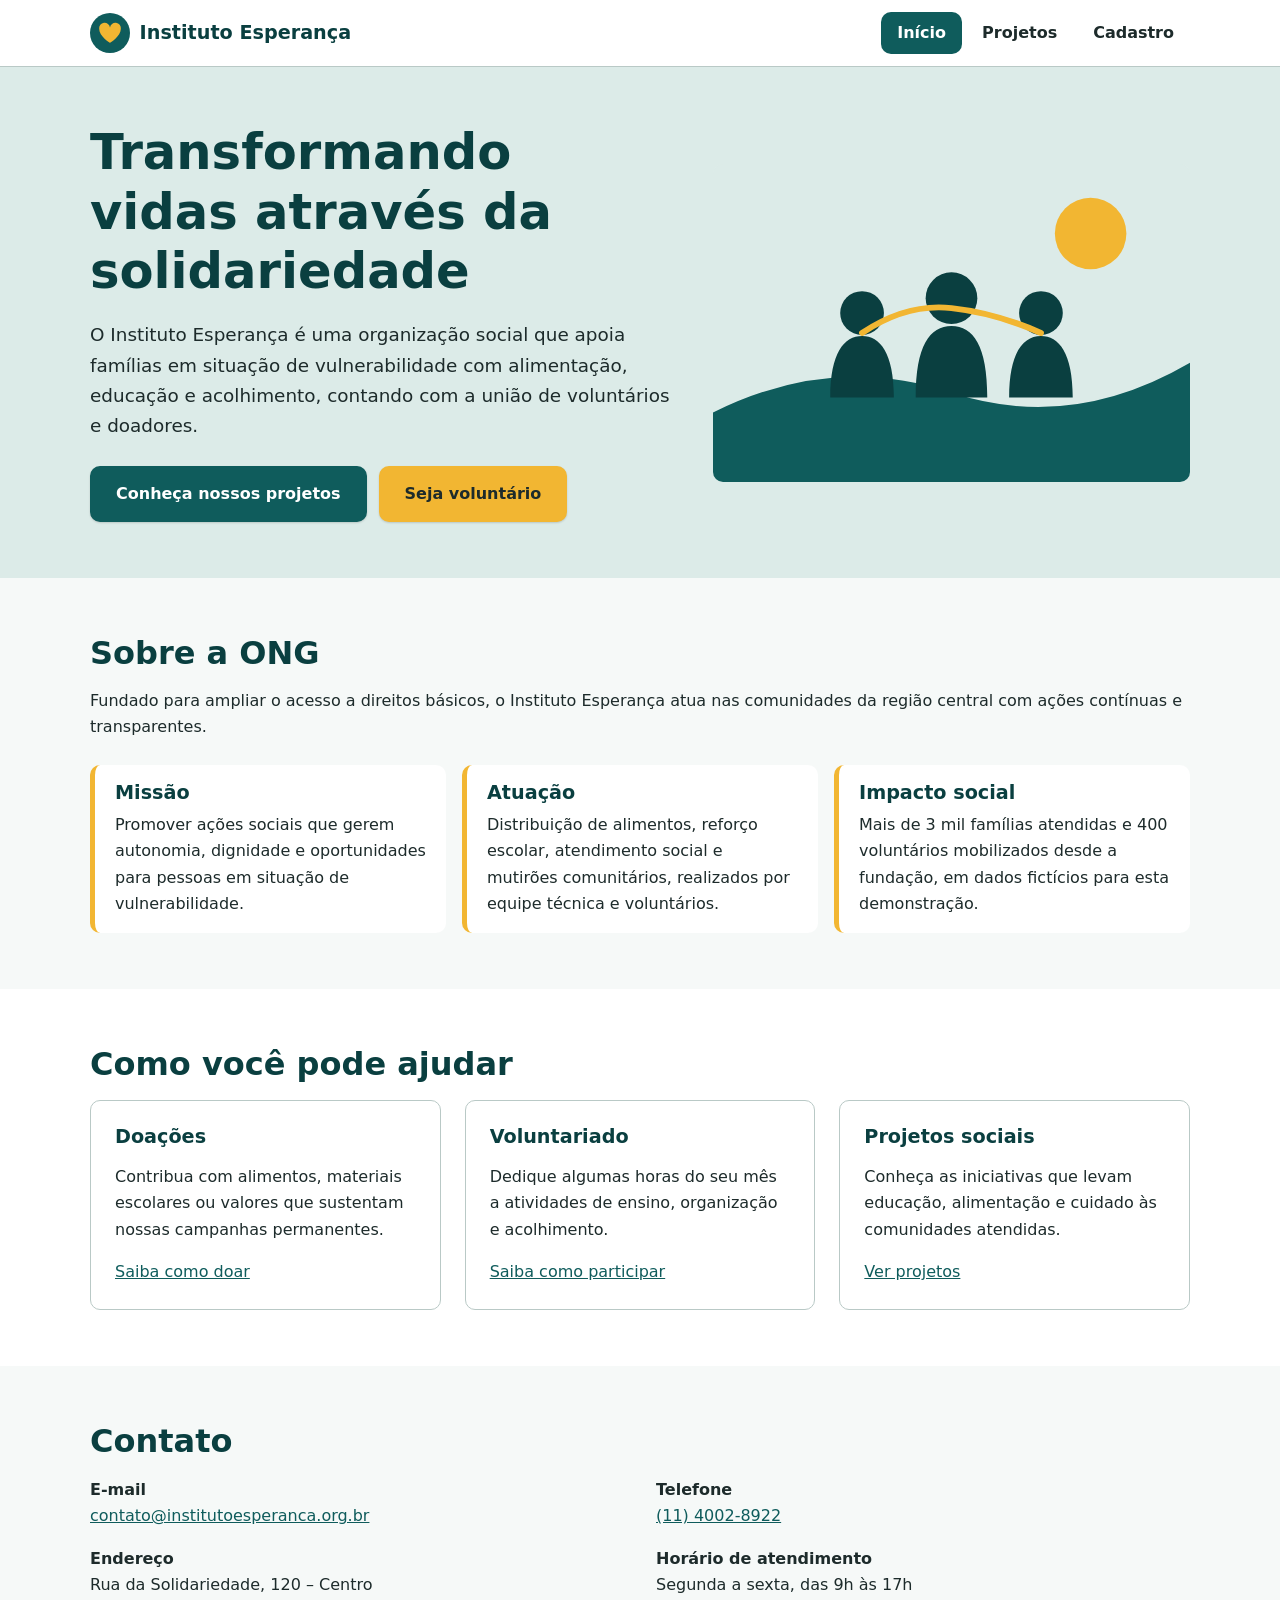
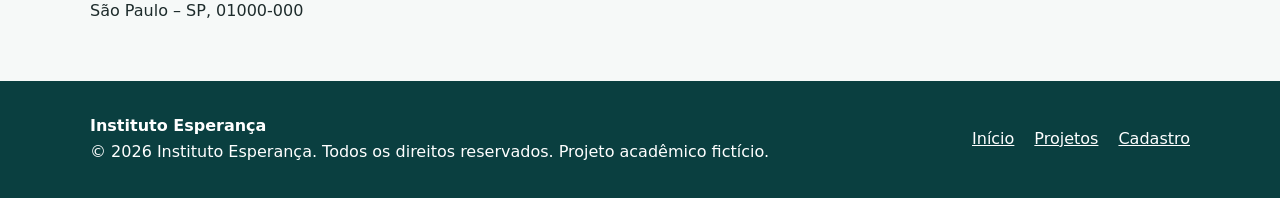
<file: index.html>
<!DOCTYPE html>
<html lang="pt-BR">
<head>
  <meta charset="UTF-8">
  <meta name="viewport" content="width=device-width, initial-scale=1">
  <title>Instituto Esperança | Solidariedade e transformação social</title>
  <meta name="description" content="O Instituto Esperança promove ações sociais, incentiva o voluntariado e apoia pessoas em situação de vulnerabilidade.">
  <link rel="icon" href="imagens/logo.svg" type="image/svg+xml">
  <link rel="stylesheet" href="css/style.css">
</head>
<body>
  <a class="pular" href="#conteudo">Ir para o conteúdo</a>
  <header class="topo">
    <div class="container">
      <a class="marca" href="index.html"><img src="imagens/logo.svg" alt="" width="40" height="40">Instituto Esperança</a>
      <nav class="menu" aria-label="Navegação principal">
        <ul>
          <li><a href="index.html" aria-current="page">Início</a></li>
          <li><a href="projetos.html">Projetos</a></li>
          <li><a href="cadastro.html">Cadastro</a></li>
        </ul>
      </nav>
    </div>
  </header>
  <main id="conteudo">
    <section class="hero" aria-labelledby="titulo-principal">
      <div class="container">
        <div>
          <h1 id="titulo-principal">Transformando vidas através da solidariedade</h1>
          <p>O Instituto Esperança é uma organização social que apoia famílias em situação de vulnerabilidade com alimentação, educação e acolhimento, contando com a união de voluntários e doadores.</p>
          <div class="acoes">
            <a class="btn" href="projetos.html">Conheça nossos projetos</a>
            <a class="btn btn-dest" href="cadastro.html">Seja voluntário</a>
          </div>
        </div>
        <img src="imagens/ong.svg" alt="Ilustração de pessoas unidas sob um arco amarelo, representando a comunidade atendida pelo instituto" width="480" height="320">
      </div>
    </section>

    <section aria-labelledby="titulo-sobre">
      <div class="container">
        <h2 id="titulo-sobre">Sobre a ONG</h2>
        <p>Fundado para ampliar o acesso a direitos básicos, o Instituto Esperança atua nas comunidades da região central com ações contínuas e transparentes.</p>
        <div class="valores">
          <article>
            <h3>Missão</h3>
            <p>Promover ações sociais que gerem autonomia, dignidade e oportunidades para pessoas em situação de vulnerabilidade.</p>
          </article>
          <article>
            <h3>Atuação</h3>
            <p>Distribuição de alimentos, reforço escolar, atendimento social e mutirões comunitários, realizados por equipe técnica e voluntários.</p>
          </article>
          <article>
            <h3>Impacto social</h3>
            <p>Mais de 3 mil famílias atendidas e 400 voluntários mobilizados desde a fundação, em dados fictícios para esta demonstração.</p>
          </article>
        </div>
      </div>
    </section>

    <section class="fundo-branco" aria-labelledby="titulo-areas">
      <div class="container">
        <h2 id="titulo-areas">Como você pode ajudar</h2>
        <div class="grade">
          <article class="cartao">
            <h3>Doações</h3>
            <p>Contribua com alimentos, materiais escolares ou valores que sustentam nossas campanhas permanentes.</p>
            <a href="projetos.html#doacoes">Saiba como doar</a>
          </article>
          <article class="cartao">
            <h3>Voluntariado</h3>
            <p>Dedique algumas horas do seu mês a atividades de ensino, organização e acolhimento.</p>
            <a href="projetos.html#voluntariado">Saiba como participar</a>
          </article>
          <article class="cartao">
            <h3>Projetos sociais</h3>
            <p>Conheça as iniciativas que levam educação, alimentação e cuidado às comunidades atendidas.</p>
            <a href="projetos.html">Ver projetos</a>
          </article>
        </div>
      </div>
    </section>

    <section aria-labelledby="titulo-contato">
      <div class="container">
        <h2 id="titulo-contato">Contato</h2>
        <address>
          <p><strong>E-mail</strong><br><a href="mailto:contato@institutoesperanca.org.br">contato@institutoesperanca.org.br</a></p>
          <p><strong>Telefone</strong><br><a href="tel:+551140028922">(11) 4002-8922</a></p>
          <p><strong>Endereço</strong><br>Rua da Solidariedade, 120 – Centro<br>São Paulo – SP, 01000-000</p>
          <p><strong>Horário de atendimento</strong><br>Segunda a sexta, das 9h às 17h</p>
        </address>
      </div>
    </section>
  </main>

  <footer class="rodape">
    <div class="container">
      <p><strong>Instituto Esperança</strong><br>&copy; 2026 Instituto Esperança. Todos os direitos reservados. Projeto acadêmico fictício.</p>
      <nav aria-label="Navegação do rodapé">
        <ul>
          <li><a href="index.html">Início</a></li>
          <li><a href="projetos.html">Projetos</a></li>
          <li><a href="cadastro.html">Cadastro</a></li>
        </ul>
      </nav>
    </div>
  </footer>
</body>
</html>
</file>
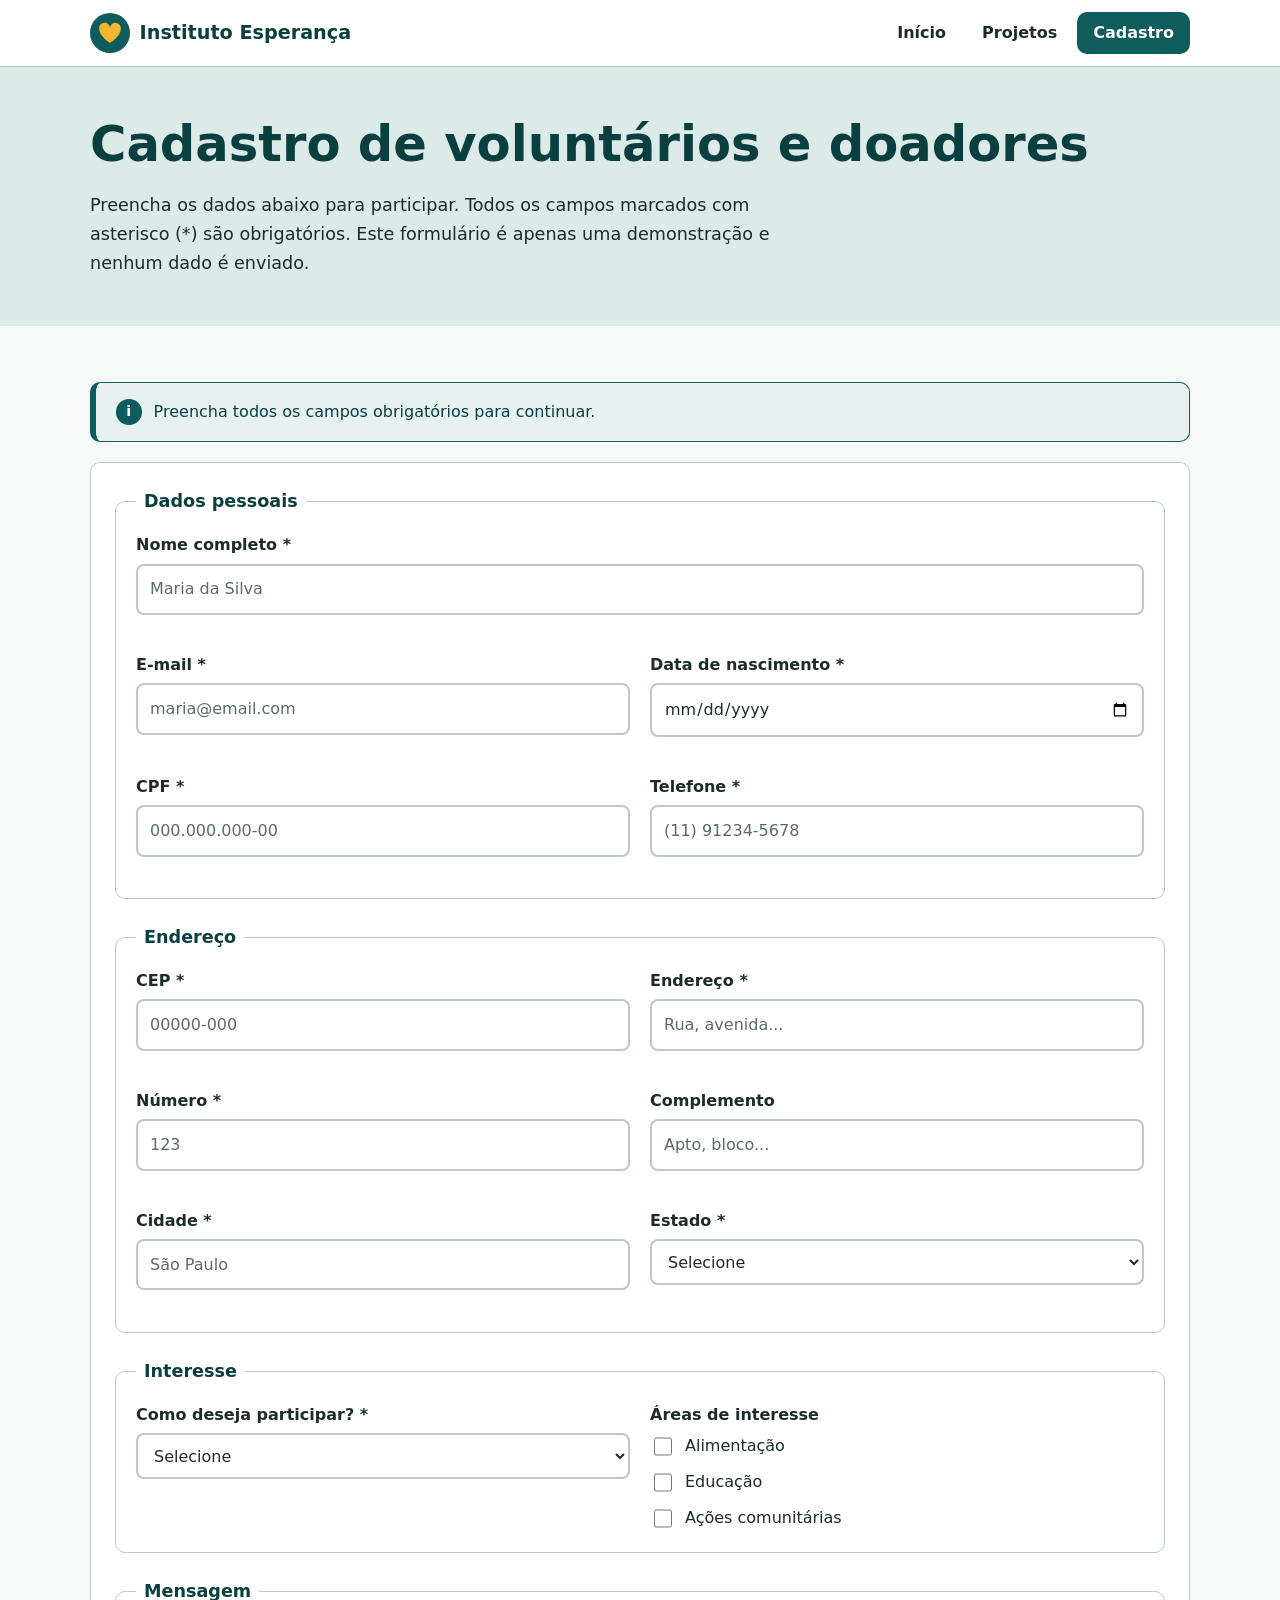
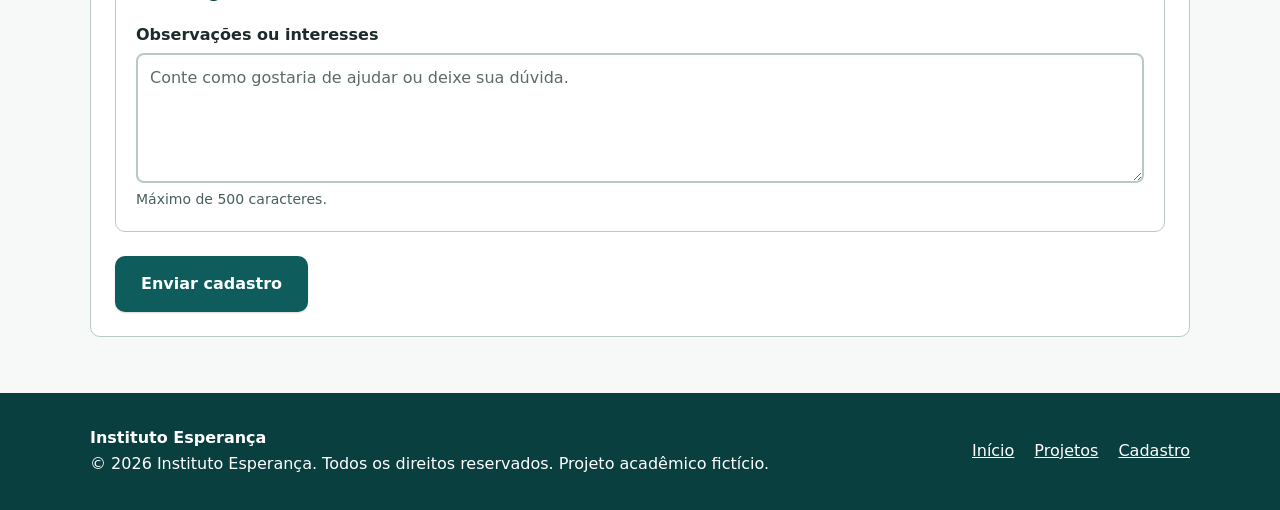
<file: cadastro.html>
<!DOCTYPE html>
<html lang="pt-BR">
<head>
  <meta charset="UTF-8">
  <meta name="viewport" content="width=device-width, initial-scale=1">
  <title>Cadastro | Instituto Esperança</title>
  <meta name="description" content="Cadastre-se como voluntário ou doador do Instituto Esperança e faça parte das nossas ações sociais.">
  <link rel="icon" href="imagens/logo.svg" type="image/svg+xml">
  <link rel="stylesheet" href="css/style.css">
</head>
<body>
  <a class="pular" href="#conteudo">Ir para o conteúdo</a>
  <header class="topo">
    <div class="container">
      <a class="marca" href="index.html"><img src="imagens/logo.svg" alt="" width="40" height="40">Instituto Esperança</a>
      <nav class="menu" aria-label="Navegação principal">
        <ul>
          <li><a href="index.html">Início</a></li>
          <li><a href="projetos.html">Projetos</a></li>
          <li><a href="cadastro.html" aria-current="page">Cadastro</a></li>
        </ul>
      </nav>
    </div>
  </header>
  <main id="conteudo">
    <section class="intro-pagina" aria-labelledby="titulo-cadastro">
      <div class="container">
        <h1 id="titulo-cadastro">Cadastro de voluntários e doadores</h1>
        <p>Preencha os dados abaixo para participar. Todos os campos marcados com asterisco (*) são obrigatórios. Este formulário é apenas uma demonstração e nenhum dado é enviado.</p>
      </div>
    </section>

    <section>
      <div class="container">
        
        <div class="alert alert-info"><span class="alert-icone" aria-hidden="true">i</span><p>Preencha todos os campos obrigatórios para continuar.</p></div>
        <div id="alerta-erro" class="alert alert-error" role="alert" hidden><span class="alert-icone" aria-hidden="true">✖</span><div><strong>Atenção</strong><p>Não foi possível concluir o cadastro. Verifique os campos informados.</p></div></div>
        <div id="mensagem-sucesso" class="alert alert-success" tabindex="-1" hidden><span class="alert-icone" aria-hidden="true">✔</span><div><strong>Cadastro realizado com sucesso!</strong><p>Obrigado por fazer parte dessa iniciativa.</p></div></div>

        <form id="form-cadastro" action="#" method="post" novalidate>
          <fieldset>
            <legend>Dados pessoais</legend>
            <div class="campos">
              <div class="campo largo">
                <label for="nome">Nome completo *</label>
                <input type="text" id="nome" name="nome" required minlength="3" maxlength="100" autocomplete="name" placeholder="Maria da Silva" aria-describedby="nome-erro">
                <p class="erro" id="nome-erro"></p>
              </div>
              <div class="campo">
                <label for="email">E-mail *</label>
                <input type="email" id="email" name="email" required maxlength="120" autocomplete="email" placeholder="maria@email.com" aria-describedby="email-erro">
                <p class="erro" id="email-erro"></p>
              </div>
              <div class="campo">
                <label for="nascimento">Data de nascimento *</label>
                <input type="date" id="nascimento" name="nascimento" required min="1900-01-01" autocomplete="bday" aria-describedby="nascimento-erro">
                <p class="erro" id="nascimento-erro"></p>
              </div>
              <div class="campo">
                <label for="cpf">CPF *</label>
                <input type="text" id="cpf" name="cpf" required inputmode="numeric" maxlength="14" pattern="[0-9]{3}\.[0-9]{3}\.[0-9]{3}-[0-9]{2}" data-erro="Use o formato 000.000.000-00." placeholder="000.000.000-00" aria-describedby="cpf-erro">
                <p class="erro" id="cpf-erro"></p>
              </div>
              <div class="campo">
                <label for="telefone">Telefone *</label>
                <input type="tel" id="telefone" name="telefone" required maxlength="15" pattern="\([0-9]{2}\) [0-9]{4,5}-[0-9]{4}" data-erro="Use o formato (00) 00000-0000." autocomplete="tel" placeholder="(11) 91234-5678" aria-describedby="telefone-erro">
                <p class="erro" id="telefone-erro"></p>
              </div>
            </div>
          </fieldset>

          <fieldset>
            <legend>Endereço</legend>
            <div class="campos">
              <div class="campo">
                <label for="cep">CEP *</label>
                <input type="text" id="cep" name="cep" required inputmode="numeric" maxlength="9" pattern="[0-9]{5}-[0-9]{3}" data-erro="Use o formato 00000-000." autocomplete="postal-code" placeholder="00000-000" aria-describedby="cep-erro">
                <p class="erro" id="cep-erro"></p>
              </div>
              <div class="campo">
                <label for="endereco">Endereço *</label>
                <input type="text" id="endereco" name="endereco" required minlength="3" maxlength="120" autocomplete="address-line1" placeholder="Rua, avenida..." aria-describedby="endereco-erro">
                <p class="erro" id="endereco-erro"></p>
              </div>
              <div class="campo">
                <label for="numero">Número *</label>
                <input type="number" id="numero" name="numero" required min="1" max="99999" placeholder="123" aria-describedby="numero-erro">
                <p class="erro" id="numero-erro"></p>
              </div>
              <div class="campo">
                <label for="complemento">Complemento</label>
                <input type="text" id="complemento" name="complemento" maxlength="60" placeholder="Apto, bloco..." aria-describedby="complemento-erro">
                <p class="erro" id="complemento-erro"></p>
              </div>
              <div class="campo">
                <label for="cidade">Cidade *</label>
                <input type="text" id="cidade" name="cidade" required minlength="2" maxlength="80" autocomplete="address-level2" placeholder="São Paulo" aria-describedby="cidade-erro">
                <p class="erro" id="cidade-erro"></p>
              </div>
              <div class="campo">
                <label for="estado">Estado *</label>
                <select id="estado" name="estado" required autocomplete="address-level1" aria-describedby="estado-erro">
                  <option value="">Selecione</option>
                  <option value="AC">Acre</option><option value="AL">Alagoas</option><option value="AP">Amapá</option>
                  <option value="AM">Amazonas</option><option value="BA">Bahia</option><option value="CE">Ceará</option>
                  <option value="DF">Distrito Federal</option><option value="ES">Espírito Santo</option><option value="GO">Goiás</option>
                  <option value="MA">Maranhão</option><option value="MT">Mato Grosso</option><option value="MS">Mato Grosso do Sul</option>
                  <option value="MG">Minas Gerais</option><option value="PA">Pará</option><option value="PB">Paraíba</option>
                  <option value="PR">Paraná</option><option value="PE">Pernambuco</option><option value="PI">Piauí</option>
                  <option value="RJ">Rio de Janeiro</option><option value="RN">Rio Grande do Norte</option><option value="RS">Rio Grande do Sul</option>
                  <option value="RO">Rondônia</option><option value="RR">Roraima</option><option value="SC">Santa Catarina</option>
                  <option value="SP">São Paulo</option><option value="SE">Sergipe</option><option value="TO">Tocantins</option>
                </select>
                <p class="erro" id="estado-erro"></p>
              </div>
            </div>
          </fieldset>

          <fieldset>
            <legend>Interesse</legend>
            <div class="campos">
              <div class="campo">
                <label for="participacao">Como deseja participar? *</label>
                <select id="participacao" name="participacao" required aria-describedby="participacao-erro">
                  <option value="">Selecione</option>
                  <option value="voluntario">Quero ser voluntário</option>
                  <option value="doador">Quero realizar doações</option>
                  <option value="ambos">Quero ser voluntário e doador</option>
                  <option value="informacoes">Quero receber informações</option>
                </select>
                <p class="erro" id="participacao-erro"></p>
              </div>
              <div class="campo">
                <span id="rotulo-areas"><strong>Áreas de interesse</strong></span>
                <div class="opcoes" role="group" aria-labelledby="rotulo-areas">
                  <label for="area-alimentacao"><input type="checkbox" id="area-alimentacao" name="areas" value="alimentacao">Alimentação</label>
                  <label for="area-educacao"><input type="checkbox" id="area-educacao" name="areas" value="educacao">Educação</label>
                  <label for="area-comunidade"><input type="checkbox" id="area-comunidade" name="areas" value="comunidade">Ações comunitárias</label>
                </div>
              </div>
            </div>
          </fieldset>

          <fieldset>
            <legend>Mensagem</legend>
            <div class="campo">
              <label for="mensagem">Observações ou interesses</label>
              <textarea id="mensagem" name="mensagem" maxlength="500" placeholder="Conte como gostaria de ajudar ou deixe sua dúvida."></textarea>
              <span class="dica">Máximo de 500 caracteres.</span>
            </div>
          </fieldset>

          <button type="submit" class="btn">Enviar cadastro</button>
        </form>
      </div>
    </section>
  </main>

  <footer class="rodape">
    <div class="container">
      <p><strong>Instituto Esperança</strong><br>&copy; 2026 Instituto Esperança. Todos os direitos reservados. Projeto acadêmico fictício.</p>
      <nav aria-label="Navegação do rodapé">
        <ul>
          <li><a href="index.html">Início</a></li>
          <li><a href="projetos.html">Projetos</a></li>
          <li><a href="cadastro.html">Cadastro</a></li>
        </ul>
      </nav>
    </div>
  </footer>
  <script src="js/script.js"></script>
</body>
</html>
</file>
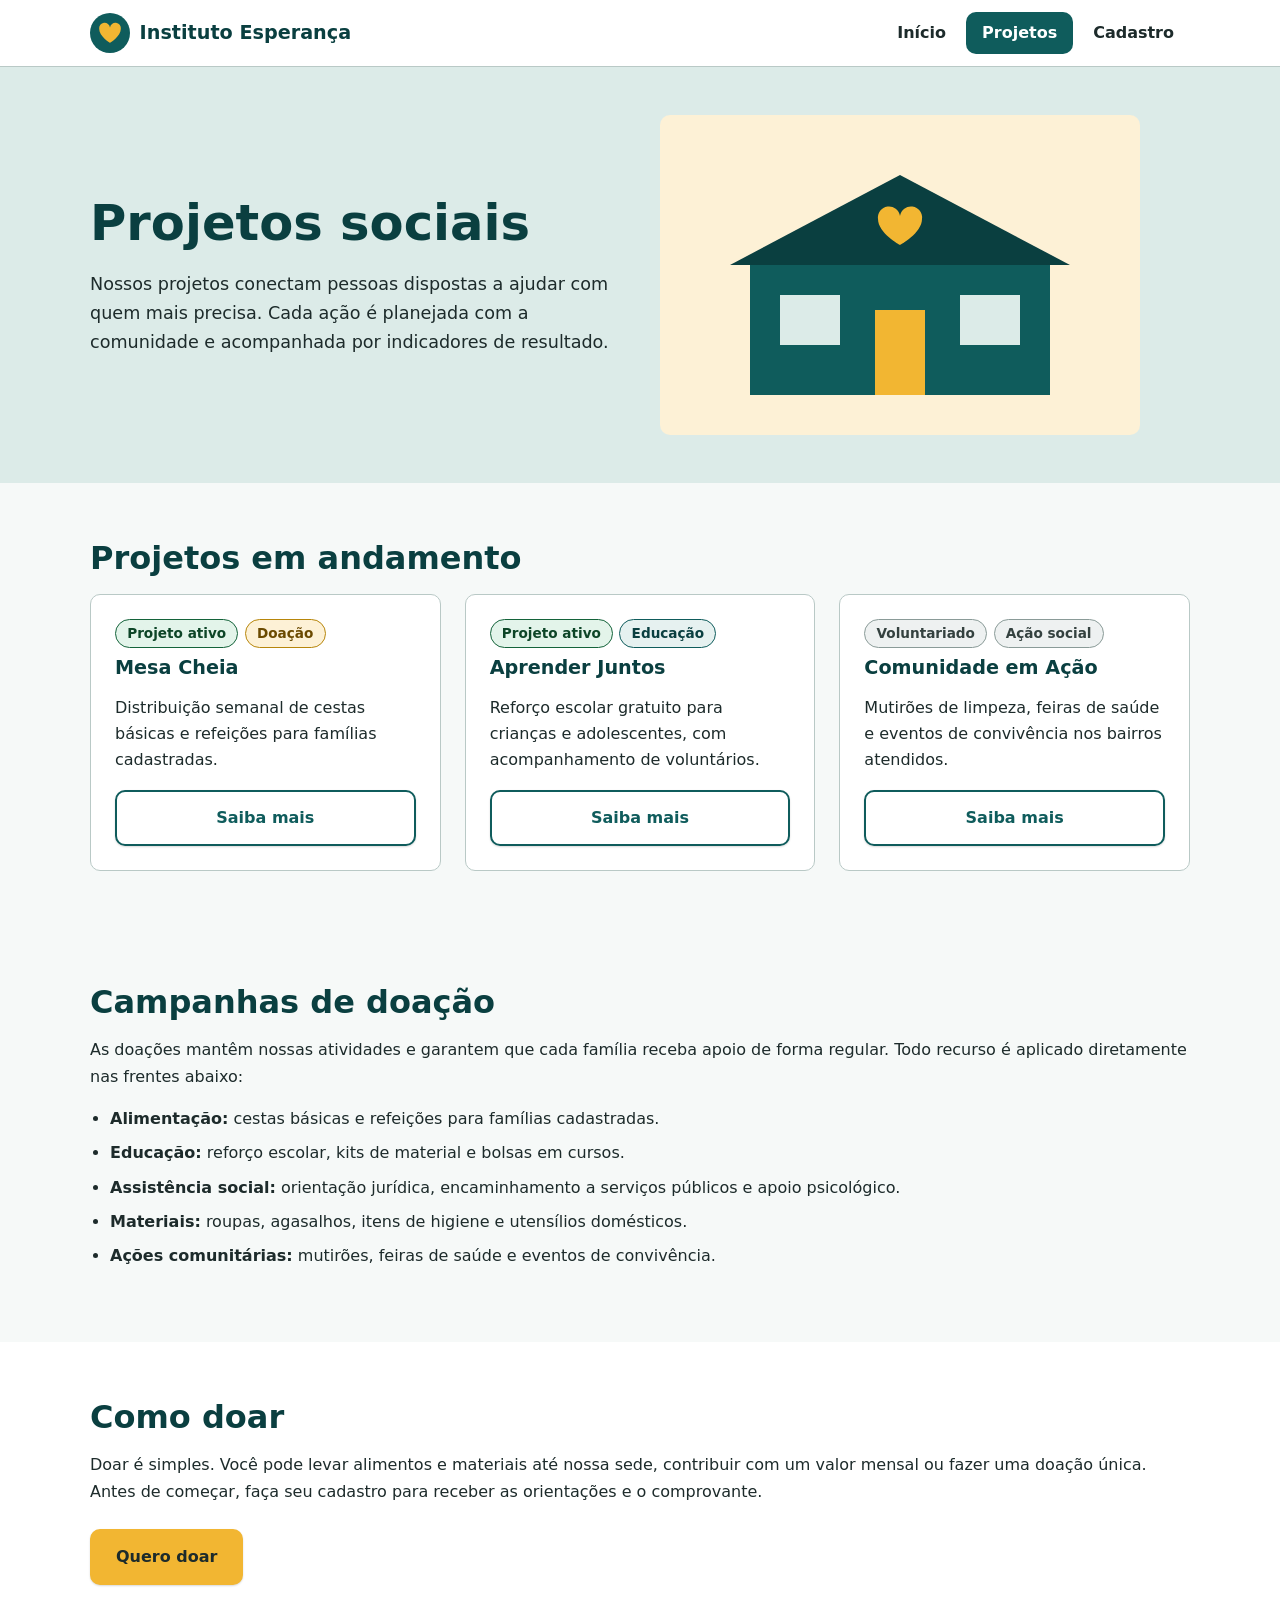
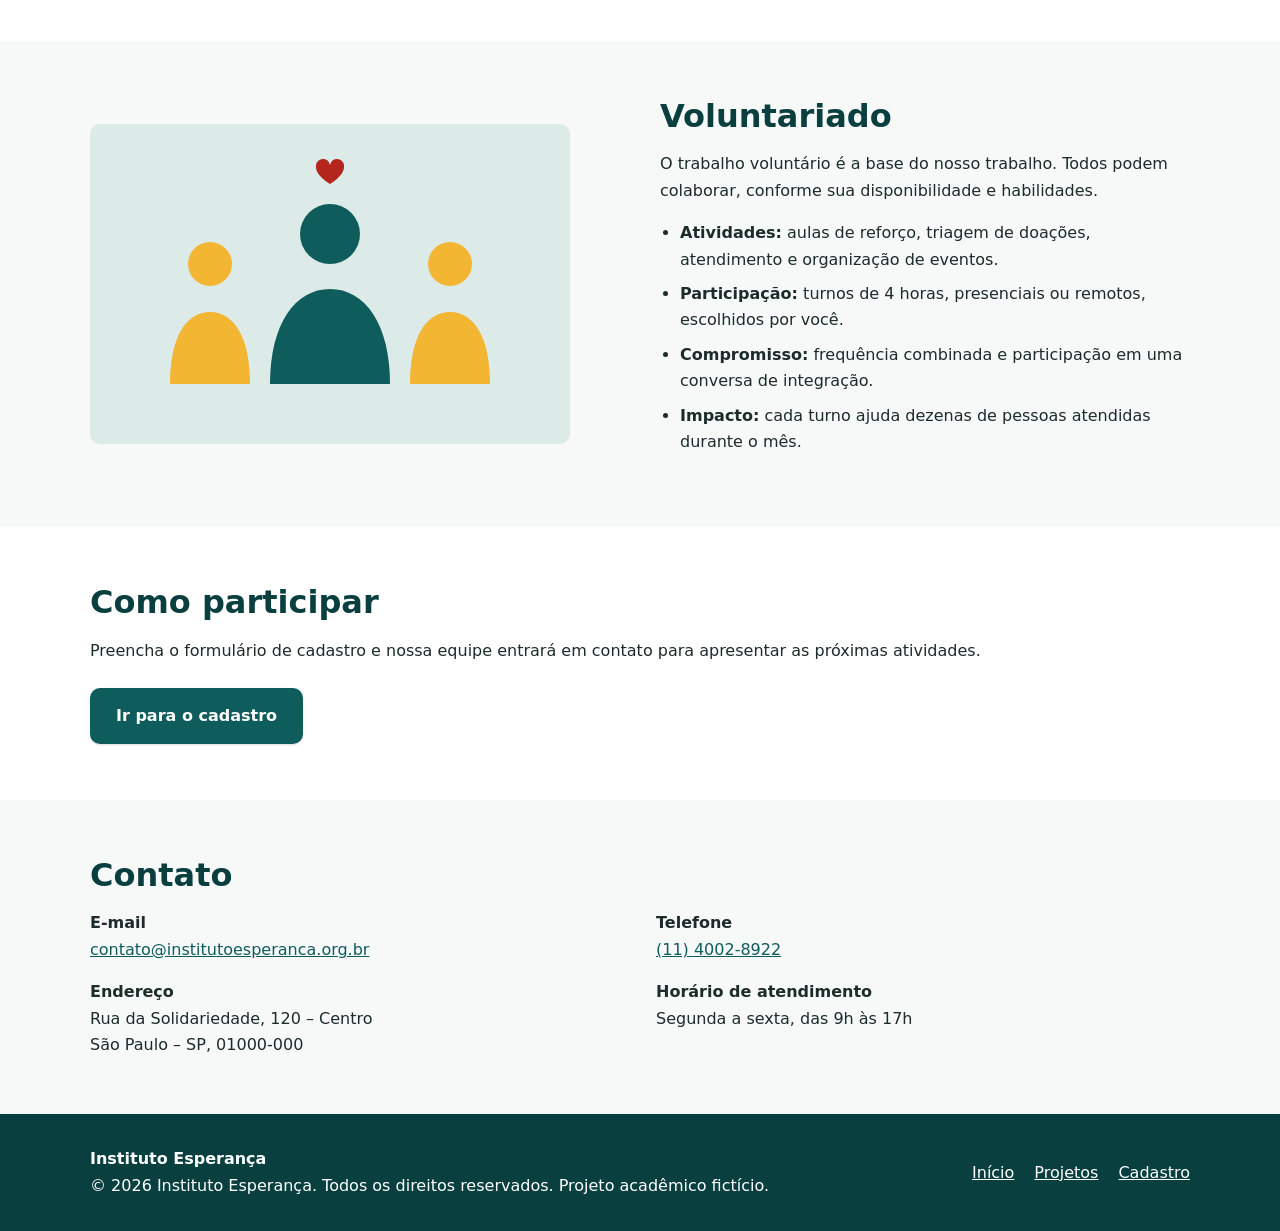
<file: projetos.html>
<!DOCTYPE html>
<html lang="pt-BR">
<head>
  <meta charset="UTF-8">
  <meta name="viewport" content="width=device-width, initial-scale=1">
  <title>Projetos Sociais | Instituto Esperança</title>
  <meta name="description" content="Conheça os projetos sociais, as campanhas de doação e as oportunidades de voluntariado do Instituto Esperança.">
  <link rel="icon" href="imagens/logo.svg" type="image/svg+xml">
  <link rel="stylesheet" href="css/style.css">
</head>
<body>
  <a class="pular" href="#conteudo">Ir para o conteúdo</a>
  <header class="topo">
    <div class="container">
      <a class="marca" href="index.html"><img src="imagens/logo.svg" alt="" width="40" height="40">Instituto Esperança</a>
      <nav class="menu" aria-label="Navegação principal">
        <ul>
          <li><a href="index.html">Início</a></li>
          <li><a href="projetos.html" aria-current="page">Projetos</a></li>
          <li><a href="cadastro.html">Cadastro</a></li>
        </ul>
      </nav>
    </div>
  </header>
  <main id="conteudo">
    <section class="intro-pagina" aria-labelledby="titulo-projetos">
      <div class="container dividido">
        <div>
          <h1 id="titulo-projetos">Projetos sociais</h1>
          <p>Nossos projetos conectam pessoas dispostas a ajudar com quem mais precisa. Cada ação é planejada com a comunidade e acompanhada por indicadores de resultado.</p>
        </div>
        <img src="imagens/projeto.svg" alt="Ilustração de uma casa com um coração amarelo, simbolizando o acolhimento oferecido pelos projetos" width="480" height="320">
      </div>
    </section>

    <section aria-labelledby="titulo-andamento">
      <div class="container">
        <h2 id="titulo-andamento">Projetos em andamento</h2>
        <div class="grade">
          <article class="cartao">
            <div class="badges"><span class="badge badge-success">Projeto ativo</span><span class="badge badge-warning">Doação</span></div>
            <h3>Mesa Cheia</h3>
            <p>Distribuição semanal de cestas básicas e refeições para famílias cadastradas.</p>
            <button type="button" class="btn btn-sec" aria-haspopup="dialog" data-titulo="Mesa Cheia" data-texto="Toda semana, voluntários separam e entregam alimentos arrecadados em campanhas. Hoje atendemos cerca de 300 famílias. Você pode doar alimentos não perecíveis ou contribuir com um valor mensal.">Saiba mais</button>
          </article>
          <article class="cartao">
            <div class="badges"><span class="badge badge-success">Projeto ativo</span><span class="badge badge-info">Educação</span></div>
            <h3>Aprender Juntos</h3>
            <p>Reforço escolar gratuito para crianças e adolescentes, com acompanhamento de voluntários.</p>
            <button type="button" class="btn btn-sec" aria-haspopup="dialog" data-titulo="Aprender Juntos" data-texto="As aulas acontecem duas vezes por semana, em turmas pequenas, com foco em leitura, matemática e hábitos de estudo. Buscamos voluntários com disponibilidade de 4 horas por semana.">Saiba mais</button>
          </article>
          <article class="cartao">
            <div class="badges"><span class="badge badge-neutral">Voluntariado</span><span class="badge badge-neutral">Ação social</span></div>
            <h3>Comunidade em Ação</h3>
            <p>Mutirões de limpeza, feiras de saúde e eventos de convivência nos bairros atendidos.</p>
            <button type="button" class="btn btn-sec" aria-haspopup="dialog" data-titulo="Comunidade em Ação" data-texto="Uma vez por mês reunimos moradores e voluntários em ações coletivas. Não é preciso experiência: basta se cadastrar e escolher a atividade de sua preferência.">Saiba mais</button>
          </article>
        </div>
      </div>
    </section>

    <section id="campanhas" aria-labelledby="titulo-campanhas">
      <div class="container">
        <h2 id="titulo-campanhas">Campanhas de doação</h2>
        <p>As doações mantêm nossas atividades e garantem que cada família receba apoio de forma regular. Todo recurso é aplicado diretamente nas frentes abaixo:</p>
        <ul class="lista">
          <li><strong>Alimentação:</strong> cestas básicas e refeições para famílias cadastradas.</li>
          <li><strong>Educação:</strong> reforço escolar, kits de material e bolsas em cursos.</li>
          <li><strong>Assistência social:</strong> orientação jurídica, encaminhamento a serviços públicos e apoio psicológico.</li>
          <li><strong>Materiais:</strong> roupas, agasalhos, itens de higiene e utensílios domésticos.</li>
          <li><strong>Ações comunitárias:</strong> mutirões, feiras de saúde e eventos de convivência.</li>
        </ul>
      </div>
    </section>

    <section id="doacoes" class="fundo-branco" aria-labelledby="titulo-doar">
      <div class="container">
        <h2 id="titulo-doar">Como doar</h2>
        <p>Doar é simples. Você pode levar alimentos e materiais até nossa sede, contribuir com um valor mensal ou fazer uma doação única. Antes de começar, faça seu cadastro para receber as orientações e o comprovante.</p>
        <div class="acoes">
          <a class="btn btn-dest" href="cadastro.html">Quero doar</a>
        </div>
      </div>
    </section>

    <section id="voluntariado" aria-labelledby="titulo-voluntariado">
      <div class="container dividido">
        <img src="imagens/voluntariado.svg" alt="Ilustração de três voluntários lado a lado com um coração vermelho acima deles" width="480" height="320">
        <div>
          <h2 id="titulo-voluntariado">Voluntariado</h2>
          <p>O trabalho voluntário é a base do nosso trabalho. Todos podem colaborar, conforme sua disponibilidade e habilidades.</p>
          <ul class="lista">
            <li><strong>Atividades:</strong> aulas de reforço, triagem de doações, atendimento e organização de eventos.</li>
            <li><strong>Participação:</strong> turnos de 4 horas, presenciais ou remotos, escolhidos por você.</li>
            <li><strong>Compromisso:</strong> frequência combinada e participação em uma conversa de integração.</li>
            <li><strong>Impacto:</strong> cada turno ajuda dezenas de pessoas atendidas durante o mês.</li>
          </ul>
        </div>
      </div>
    </section>

    <section class="fundo-branco" aria-labelledby="titulo-participar">
      <div class="container">
        <h2 id="titulo-participar">Como participar</h2>
        <p>Preencha o formulário de cadastro e nossa equipe entrará em contato para apresentar as próximas atividades.</p>
        <div class="acoes">
          <a class="btn" href="cadastro.html">Ir para o cadastro</a>
        </div>
      </div>
    </section>

    <section aria-labelledby="titulo-contato">
      <div class="container">
        <h2 id="titulo-contato">Contato</h2>
        <address>
          <p><strong>E-mail</strong><br><a href="mailto:contato@institutoesperanca.org.br">contato@institutoesperanca.org.br</a></p>
          <p><strong>Telefone</strong><br><a href="tel:+551140028922">(11) 4002-8922</a></p>
          <p><strong>Endereço</strong><br>Rua da Solidariedade, 120 – Centro<br>São Paulo – SP, 01000-000</p>
          <p><strong>Horário de atendimento</strong><br>Segunda a sexta, das 9h às 17h</p>
        </address>
      </div>
    </section>
  </main>

  <footer class="rodape">
    <div class="container">
      <p><strong>Instituto Esperança</strong><br>&copy; 2026 Instituto Esperança. Todos os direitos reservados. Projeto acadêmico fictício.</p>
      <nav aria-label="Navegação do rodapé">
        <ul>
          <li><a href="index.html">Início</a></li>
          <li><a href="projetos.html">Projetos</a></li>
          <li><a href="cadastro.html">Cadastro</a></li>
        </ul>
      </nav>
    </div>
  </footer>
  <div id="modal" class="modal" role="dialog" aria-modal="true" aria-labelledby="modal-titulo" hidden>
    <div class="modal-caixa">
      <button type="button" class="modal-fechar" data-fechar aria-label="Fechar janela">×</button>
      <h2 id="modal-titulo"></h2>
      <p id="modal-texto"></p>
      <div class="acoes">
        <a class="btn btn-dest" href="cadastro.html">Quero participar</a>
        <button type="button" class="btn btn-sec" data-fechar>Fechar</button>
      </div>
    </div>
  </div>
  <script src="js/script.js"></script>
</body>
</html>
</file>
<file: css/style.css>
:root{--verde:#0f5c5c;--verde-esc:#0a3f40;--verde-claro:#dcebe8;--amarelo:#f2b632;--fundo:#f6f9f8;--texto:#1d2b2b;--borda:#b9c9c6;--erro:#b3261e;--ok:#14633a;--raio:10px;--max:1100px}
*,*::before,*::after{box-sizing:border-box}
body{margin:0;font-family:"Segoe UI",system-ui,-apple-system,Arial,sans-serif;line-height:1.65;color:var(--texto);background:var(--fundo)}
img{max-width:100%;height:auto;display:block}
a{color:var(--verde)}
a:focus-visible,button:focus-visible,input:focus-visible,select:focus-visible,textarea:focus-visible{outline:3px solid var(--amarelo);outline-offset:2px}
.container{width:min(100% - 2rem,var(--max));margin-inline:auto}
.pular{position:absolute;left:-999px;background:var(--amarelo);color:#000;padding:.5rem 1rem;z-index:10}
.pular:focus{left:1rem;top:1rem}
.topo{background:#fff;border-bottom:1px solid var(--borda);position:sticky;top:0;z-index:5}
.topo .container{display:flex;align-items:center;justify-content:space-between;gap:1rem;padding-block:.75rem;flex-wrap:wrap}
.marca{display:flex;align-items:center;gap:.6rem;font-weight:700;font-size:1.2rem;color:var(--verde-esc);text-decoration:none}
.marca img{width:40px;height:40px}
.menu ul{list-style:none;display:flex;gap:.25rem;margin:0;padding:0}
.menu a{display:block;padding:.5rem 1rem;border-radius:var(--raio);text-decoration:none;color:var(--texto);font-weight:600}
.menu a:hover{background:var(--verde-claro)}
.menu a[aria-current="page"]{background:var(--verde);color:#fff}
h1,h2,h3{line-height:1.2;color:var(--verde-esc)}
h1{font-size:clamp(2rem,5vw,3.1rem);margin:0 0 1rem}
h2{font-size:clamp(1.5rem,3vw,2rem);margin:0 0 1rem}
h3{font-size:1.2rem;margin:0 0 .5rem}
section{padding-block:3.5rem}
.hero{background:var(--verde-claro);padding-block:3.5rem}
.hero .container{display:grid;grid-template-columns:1.1fr .9fr;gap:2.5rem;align-items:center}
.hero p{font-size:1.15rem;max-width:60ch}
.hero img,.dividido img{border-radius:var(--raio)}
.acoes{display:flex;flex-wrap:wrap;gap:.75rem;margin-top:1.5rem}
.btn{display:inline-block;padding:.8rem 1.5rem;border-radius:var(--raio);font:inherit;font-weight:700;text-decoration:none;border:2px solid var(--verde);background:var(--verde);color:#fff;cursor:pointer}
.btn:hover{background:var(--verde-esc);border-color:var(--verde-esc)}
.btn-sec{background:transparent;color:var(--verde)}
.btn-sec:hover{background:var(--verde);color:#fff}
.btn-dest{background:var(--amarelo);border-color:var(--amarelo);color:#1d2b2b}
.btn-dest:hover{background:#e0a21c;border-color:#e0a21c}
.dividido{display:grid;grid-template-columns:1fr 1fr;gap:2.5rem;align-items:center}
.valores{display:grid;grid-template-columns:repeat(3,1fr);gap:1rem;margin-top:1.5rem}
.valores article{background:#fff;border-left:5px solid var(--amarelo);padding:1rem 1.25rem;border-radius:var(--raio)}
.valores p{margin:0}
.grade{display:grid;grid-template-columns:repeat(3,1fr);gap:1.5rem}
.cartao{background:#fff;border:1px solid var(--borda);border-radius:var(--raio);padding:1.5rem;display:flex;flex-direction:column;gap:.5rem}
.cartao p{margin:0 0 .5rem;flex:1}
.fundo-branco{background:#fff}
.lista{padding-left:1.25rem}
.lista li{margin-bottom:.5rem}
address{font-style:normal;display:grid;grid-template-columns:repeat(2,1fr);gap:1rem 2rem}
address p{margin:0}
.rodape{background:var(--verde-esc);color:#fff;padding-block:2rem}
.rodape a{color:#fff}
.rodape .container{display:flex;justify-content:space-between;gap:1rem;flex-wrap:wrap;align-items:center}
.rodape ul{list-style:none;display:flex;gap:1.25rem;margin:0;padding:0}
.rodape p{margin:0}
.intro-pagina{background:var(--verde-claro);padding-block:3rem}
.intro-pagina p{max-width:65ch;font-size:1.1rem;margin:0}
form{background:#fff;border:1px solid var(--borda);border-radius:var(--raio);padding:1.5rem}
fieldset{border:1px solid var(--borda);border-radius:var(--raio);margin:0 0 1.5rem;padding:1rem 1.25rem 1.25rem}
legend{font-weight:700;font-size:1.1rem;color:var(--verde-esc);padding-inline:.5rem}
.campos{display:grid;grid-template-columns:repeat(2,1fr);gap:1rem 1.25rem}
.campo{display:flex;flex-direction:column;gap:.3rem}
.campo.largo{grid-column:1/-1}
label{font-weight:600}
.dica{font-size:.875rem;color:#46605f;font-weight:400}
input,select,textarea{font:inherit;padding:.65rem .75rem;border:2px solid var(--borda);border-radius:8px;background:#fff;color:var(--texto);width:100%}
textarea{resize:vertical;min-height:130px}
::placeholder{color:#5b6b69;opacity:1}
input:hover,select:hover,textarea:hover,input:focus,select:focus,textarea:focus{border-color:var(--verde)}
input.tocado:invalid,select.tocado:invalid,textarea.tocado:invalid{border-color:var(--erro)}
input.tocado:valid,select.tocado:valid{border-color:var(--ok)}
.erro{color:var(--erro);font-size:.875rem;min-height:1.2em;margin:0}
.opcoes{display:grid;gap:.6rem}
.opcoes label{display:flex;align-items:center;gap:.6rem;font-weight:400}
.opcoes input{width:1.15rem;height:1.15rem;accent-color:var(--verde)}
@media (max-width:860px){
.hero .container,.dividido{grid-template-columns:1fr}
.grade,.valores{grid-template-columns:1fr}
.hero img{order:-1;max-width:420px}
}
@media (max-width:600px){
.topo .container{justify-content:center}
.campos,address{grid-template-columns:1fr}
.menu ul{flex-wrap:wrap;justify-content:center}
section{padding-block:2.5rem}
form{padding:1rem}
.rodape .container{flex-direction:column;text-align:center}
}
@media (prefers-reduced-motion:reduce){*{scroll-behavior:auto;transition:none}}

/* Componentes de feedback */
:root{--sucesso-bg:#e3f4ea;--erro-bg:#fdeceb;--info-bg:#e6f1f0;--aviso-bg:#fdf1d6;--sombra:0 6px 18px rgba(10,63,64,.18)}
.btn{min-height:44px;box-shadow:0 1px 2px rgba(0,0,0,.15);transition:background-color .2s,box-shadow .2s,transform .15s}
.btn:hover{box-shadow:var(--sombra);transform:translateY(-1px)}
.btn:active{transform:translateY(0);box-shadow:none}
.btn:disabled{opacity:.6;cursor:not-allowed;transform:none;box-shadow:none}
input,select,textarea{transition:border-color .2s,box-shadow .2s,background-color .2s}
input:focus,select:focus,textarea:focus{box-shadow:0 0 0 3px rgba(242,182,50,.55)}
.campo.invalido input,.campo.invalido select{background:#fff5f4;border-style:dashed}
.campo.valido>label::after{content:" ✔ válido";color:var(--ok);font-size:.85rem;font-weight:600}
.campo.invalido>label::after{content:" ✖ revisar";color:var(--erro);font-size:.85rem;font-weight:600}
.erro:not(:empty)::before{content:"✖ "}
.badges{display:flex;flex-wrap:wrap;gap:.4rem}
.badge{display:inline-block;padding:.2rem .7rem;border-radius:999px;border:1px solid;font-size:.85rem;font-weight:700;line-height:1.5}
.badge-success{background:var(--sucesso-bg);color:#0d4527;border-color:var(--ok)}
.badge-info{background:var(--info-bg);color:var(--verde-esc);border-color:var(--verde)}
.badge-warning{background:var(--aviso-bg);color:#6b4a00;border-color:#b7860b}
.badge-neutral{background:#eef1f1;color:#34413f;border-color:#8a9b98}
.alert{display:flex;gap:.75rem;align-items:flex-start;padding:1rem 1.25rem;border:1px solid;border-left-width:6px;border-radius:var(--raio);margin-bottom:1.25rem}
.alert[hidden]{display:none}
.alert p{margin:0}
.alert strong{display:block}
.alert-icone{flex:none;width:1.6rem;height:1.6rem;border-radius:50%;display:grid;place-items:center;color:#fff;font-weight:700;font-size:.9rem}
.alert-success{background:var(--sucesso-bg);border-color:var(--ok);color:#0d4527}
.alert-success .alert-icone{background:var(--ok)}
.alert-error{background:var(--erro-bg);border-color:var(--erro);color:#7a1712}
.alert-error .alert-icone{background:var(--erro)}
.alert-info{background:var(--info-bg);border-color:var(--verde);color:var(--verde-esc)}
.alert-info .alert-icone{background:var(--verde)}
.toast-area{position:fixed;right:1rem;bottom:1rem;z-index:30;display:grid;gap:.5rem;width:min(360px,calc(100% - 2rem))}
.toast{display:flex;align-items:center;gap:.5rem;background:var(--verde-esc);color:#fff;border-left:6px solid var(--amarelo);border-radius:var(--raio);padding:.5rem .5rem .5rem 1rem;box-shadow:var(--sombra);animation:toast-entrada .3s ease;transition:opacity .3s,transform .3s}
.toast.saindo{opacity:0;transform:translateY(8px)}
.toast span{flex:1}
.toast button{min-width:44px;min-height:44px;background:none;border:0;border-radius:8px;color:#fff;font-size:1.5rem;cursor:pointer}
.toast button:hover{background:rgba(255,255,255,.15)}
.toast button:focus-visible{outline:3px solid var(--amarelo)}
@keyframes toast-entrada{from{opacity:0;transform:translateY(12px)}to{opacity:1;transform:none}}
.modal{position:fixed;inset:0;z-index:40;display:flex;align-items:center;justify-content:center;padding:1rem;background:rgba(10,63,64,.65);opacity:0;transition:opacity .25s}
.modal[hidden]{display:none}
.modal.aberto{opacity:1}
.modal-caixa{position:relative;background:#fff;border-radius:var(--raio);width:min(520px,100%);max-height:90vh;overflow:auto;padding:1.5rem;box-shadow:var(--sombra);transform:translateY(14px);transition:transform .25s}
.modal.aberto .modal-caixa{transform:none}
.modal-caixa h2{padding-right:2.5rem}
.modal-fechar{position:absolute;top:.5rem;right:.5rem;min-width:44px;min-height:44px;border:0;border-radius:8px;background:none;font-size:1.6rem;cursor:pointer;color:var(--verde-esc)}
.modal-fechar:hover{background:var(--verde-claro)}
body.sem-rolagem{overflow:hidden}
@media (max-width:600px){.modal{align-items:flex-end;padding:.5rem}.modal-caixa{max-height:85vh}.toast-area{right:.5rem;left:.5rem;bottom:.5rem;width:auto}}
@media (prefers-reduced-motion:reduce){.toast,.modal,.modal-caixa,.btn{animation:none;transition:none}}
</file>
